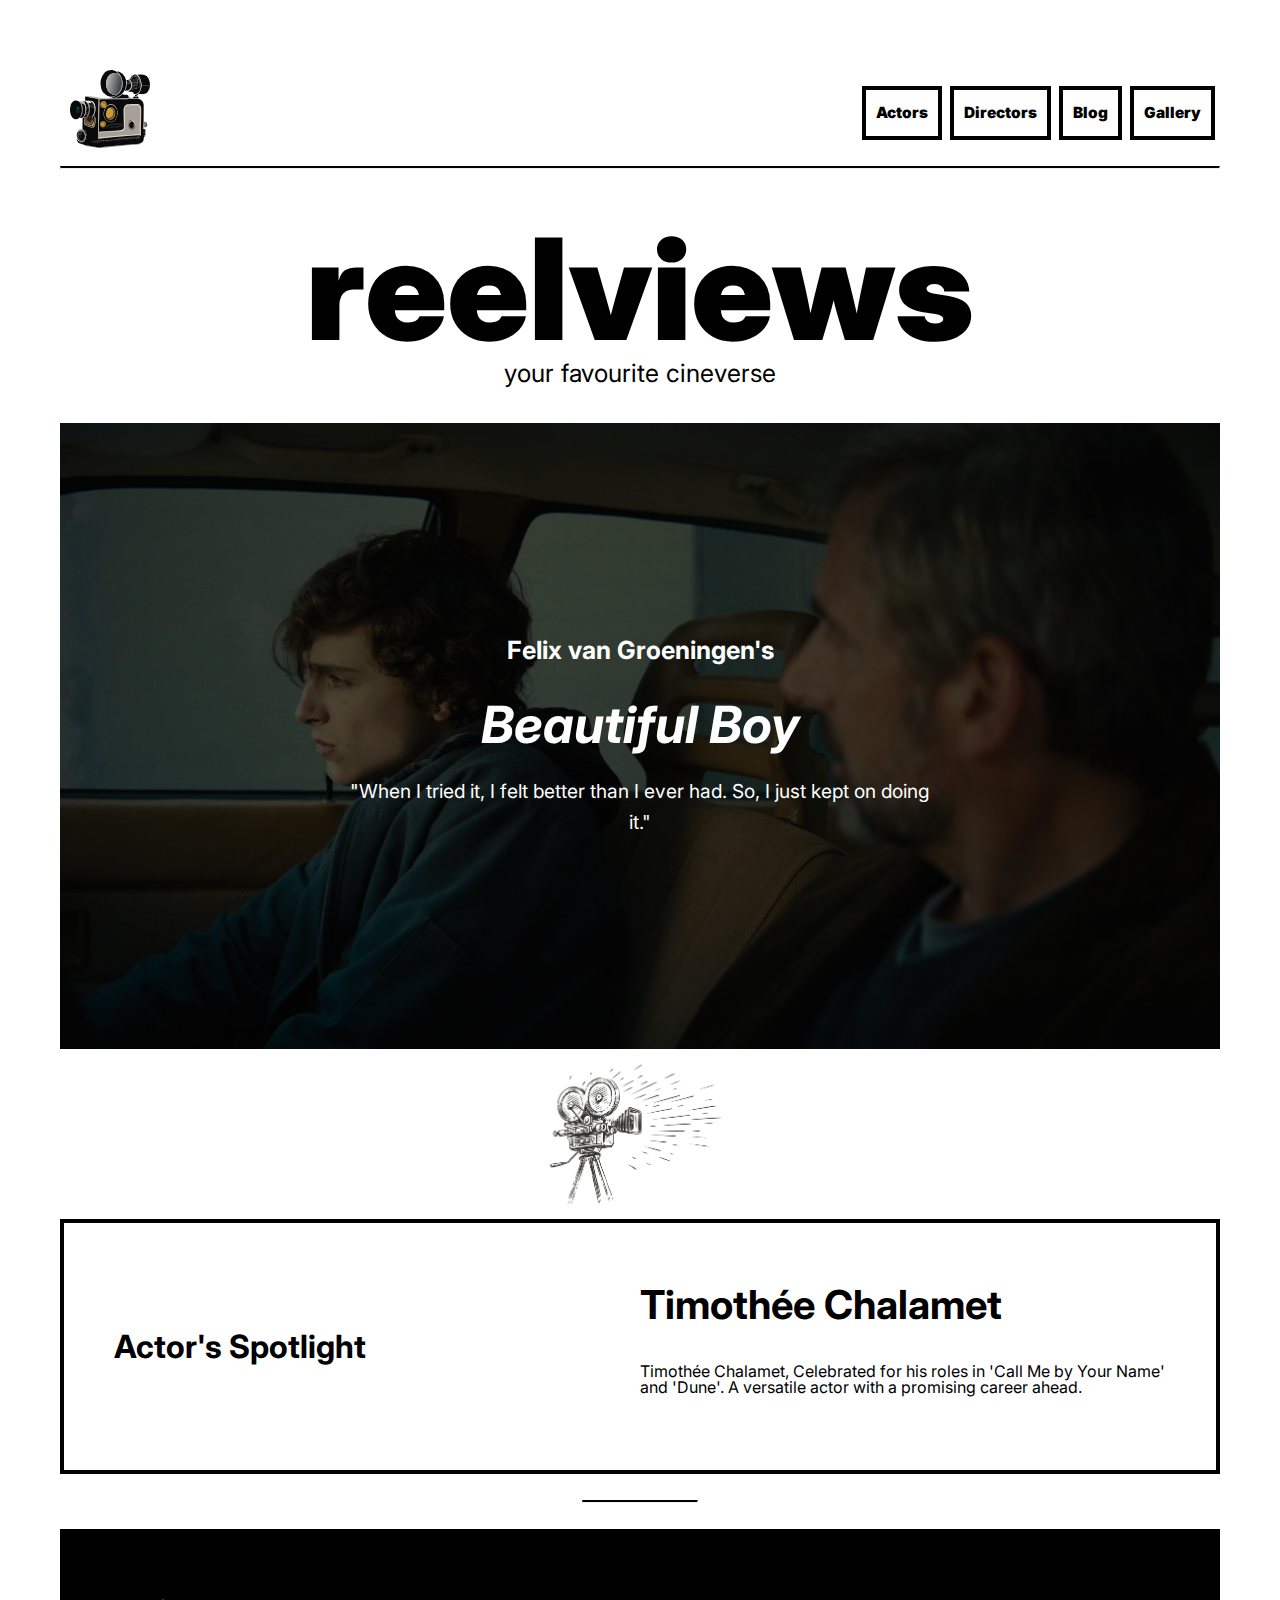
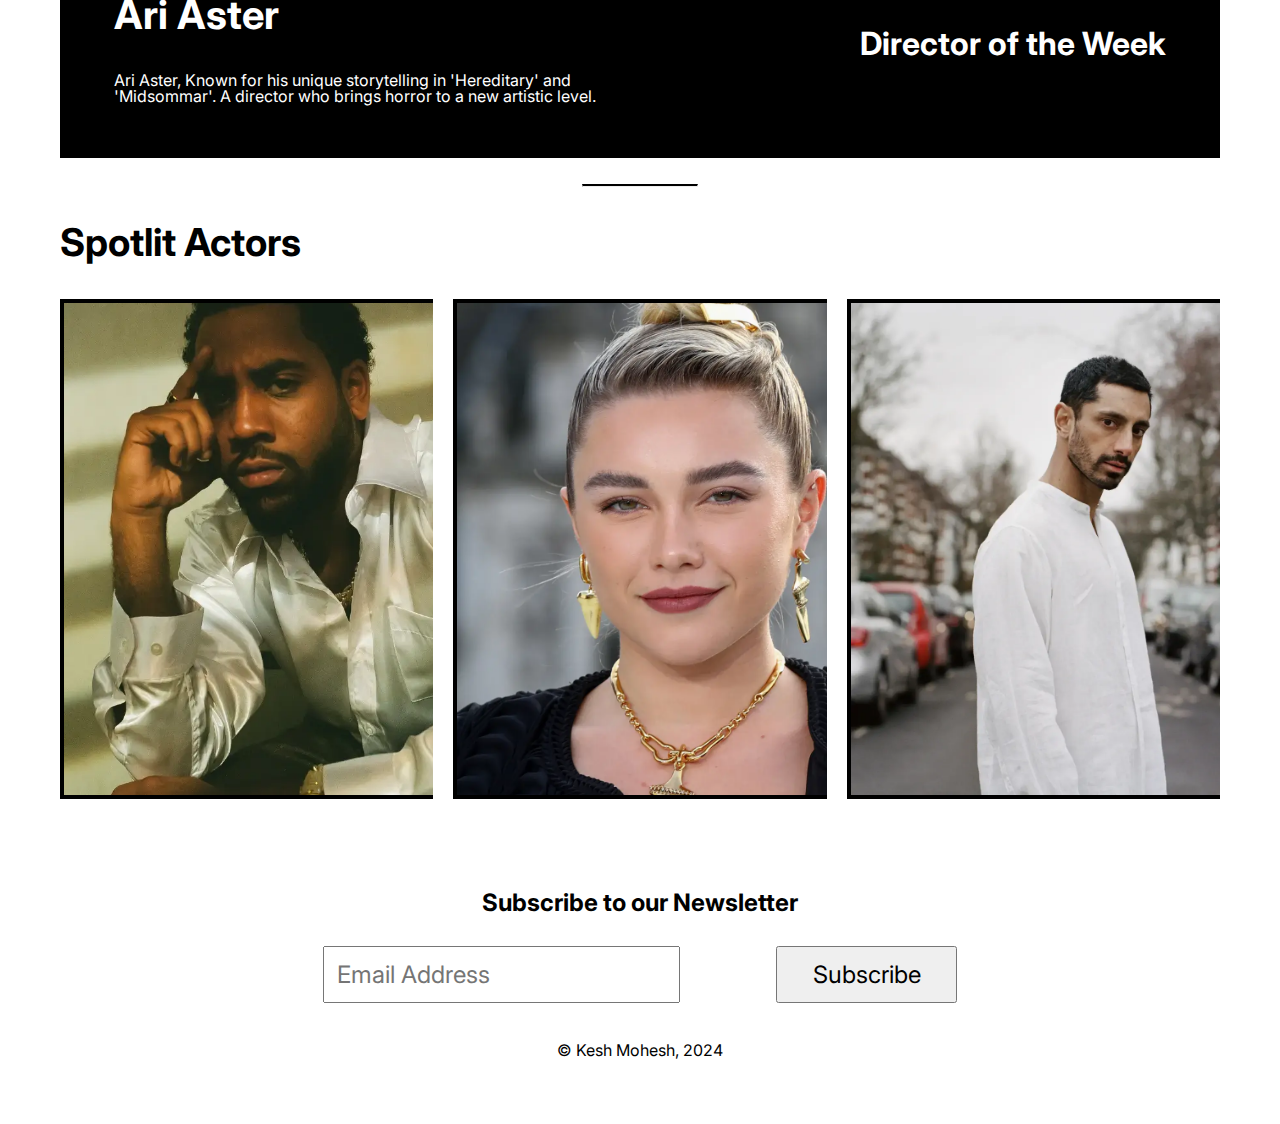
<file: index.html>
<!DOCTYPE html>
<html lang="en">
<head>
    <meta charset="UTF-8">
    <meta name="viewport" content="width=device-width, initial-scale=1.0">
    <link rel="stylesheet" href="./styles/styles.css">
    <link rel="stylesheet" href="./styles/newsletter.css">
    <title>Reelviews</title>
</head>
<body>
    <header class="banner">
        <div class="topbar">
            <a href="./index.html"><img src="img/reelviews.svg" alt="reelviews logo"></a>
            <ul class="nav-links">
                <li><a href="./actors.html"><strong>Actors</strong></a></li>
                <li><a href="./directors.html"><strong>Directors</strong></a></li>
                <li><a href="./blog.html"><strong>Blog</strong></a></li>
                <li><a href="./gallery.html"><strong>Gallery</strong></a></li>
            </ul>
        </div>
    </header>

    <hr style="border-top: 2px solid black; width: 100%;">

    <div id="title">
        <h2 style="font-size:11vw;font-style:normal;font-weight:900;line-height:0.9; font-family:inter;">reelviews</h2>
        <p class="subtext">your favourite cineverse</p>
    </div>
    
   <div class="hero">
        <img src="img/beautifulboy.jpg" alt="Beautiful Boy (2018)">
        <div class="hero-content">
            <div class="text">
                <h2>Felix van Groeningen's</h2>
                <h1><em>Beautiful Boy</em></h1>
                <p>"When I tried it, I felt better than I ever had. So, I just kept on doing it."</p>
            </div>
        </div>
   </div>
    

    <img id="camera" src="img/filmcamera.svg" alt="film camera">
   
    <div class="sections-container">

    </div>
    <section class="actor">
        <div class="actorspot">
            <h4>Actor's Spotlight</h4> 
        </div>
        <div class="spotlight">
            <h2>Timothée Chalamet</h2><br>
            <p>Timothée Chalamet, Celebrated for his roles in 'Call Me by Your Name' and 'Dune'. A versatile actor with a promising career ahead.</p><br>
        </div>
    </section>

    <br>

    <hr style="border-top: 2px solid black;">

    <br>

    <section class="director">
        <div class="directspot">
            <h2>Ari Aster</h2><br>
            <p>Ari Aster, Known for his unique storytelling in 'Hereditary' and 'Midsommar'. A director who brings horror to a new artistic level.</p>
        </div>
        <div class="directname">
            <h4>Director of the Week</h4> 
        </div>
    </section>

    <br>

    <hr style="border-top: 2px solid black;">

    <br>

    <div class="articletitle">
        <h2 class="spotarticles">Spotlit Actors</h2>
    </div>

    <br> 

    <section class="articles">
        <div class="card">
            <div class="buttontext">
                <h4>Jerome in <em>'When They See Us'</em></h4>
            </div>
            <img src="img/jharrel.webp" alt="jharrel jerome">
        </div>
        <div class="card">
            <div class="buttontext">
                <h4>Pugh in <em>Midsommar</em></h4>
            </div>
            <img src="img/florence.webp" alt="florence pugh">
        </div>
        <div class="card">
            <div class="buttontext">
                <h4>Ahmed in <em>Sound of Metal</em></h4>
            </div>
            <img src="img/riz.webp" alt="riz ahmed">
        </div>
    </section>
    
    <br>
    <div class="newsletter">
        <h4>Subscribe to our Newsletter</h4>
        <div class="signup">
            <form id="newsletterForm">
                <input type="email" id="email" name="email" placeholder="Email Address" required>
                <input type="submit" value="Subscribe">
            </form>
        </div>
    </div>  
    <!-- The Modal -->
    <div id="myModal" class="modal">
        <div class="modal-content">
        <span class="close">&times;</span>
        <p id="modalMessage"></p>
        </div>
    </div>
    <footer>
      <p> © Kesh Mohesh, 2024 </p>
    </footer>
    <script src="./scripts/newsletter.js"></script>
</body>
</html>
</file>
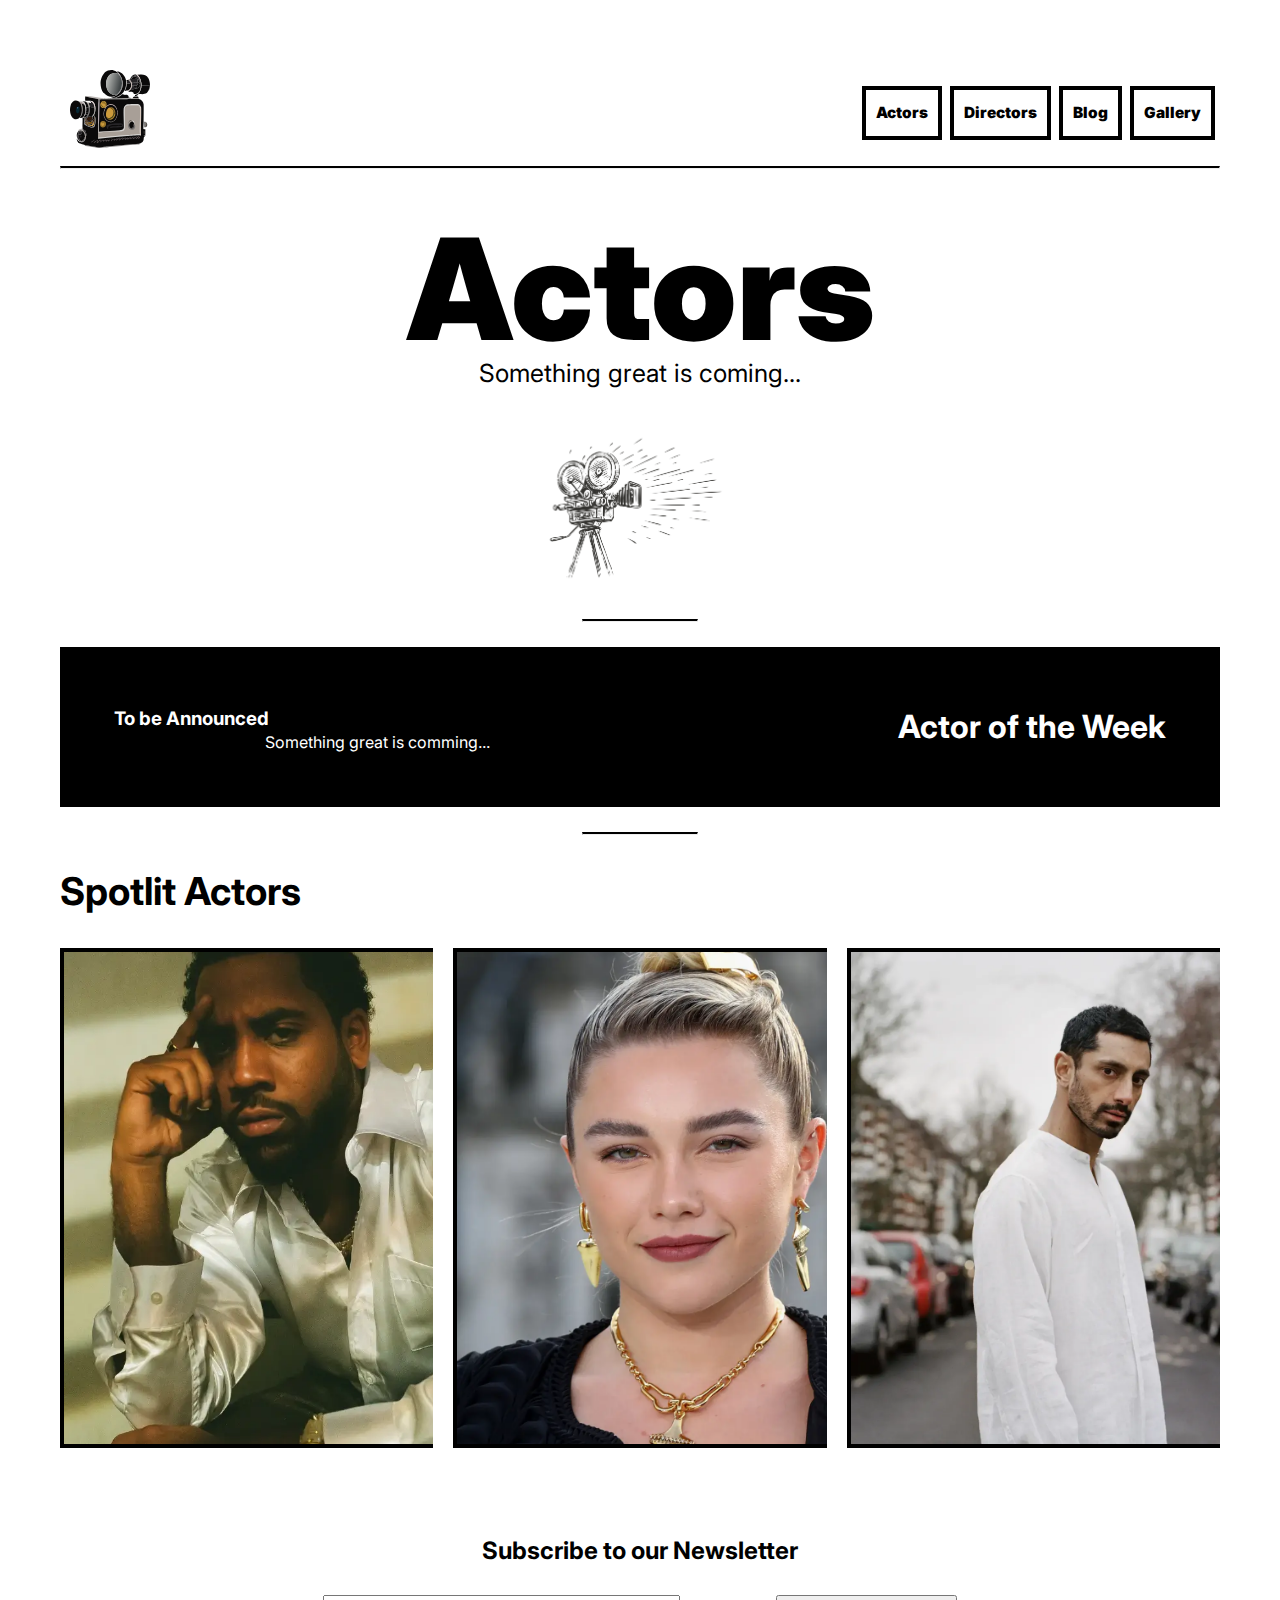
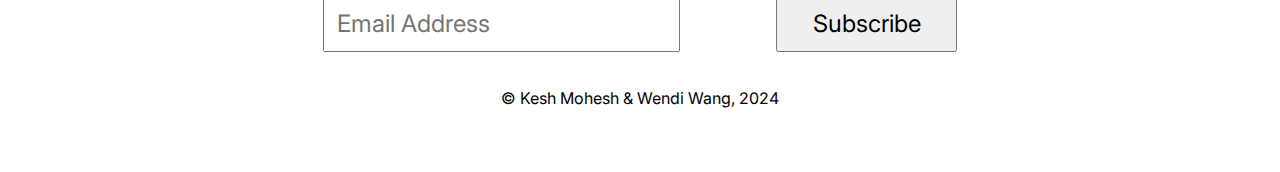
<file: actors.html>
<!DOCTYPE html>
<html lang="en">
<head>
    <meta charset="UTF-8">
    <meta name="viewport" content="width=device-width, initial-scale=1.0">
    <link rel="stylesheet" href="./styles/carousel.css">
    <link rel="stylesheet" href="./styles/styles.css">
    <link rel="stylesheet" href="./styles/newsletter.css">
    <title>Actors</title>
</head>
<body>
    <header class="banner">
        <div class="topbar">
            <a href="./index.html"><img src="img/reelviews.svg" alt="reelviews logo"></a>
            <ul class="nav-links">
                <li><a href="./actors.html"><strong>Actors</strong></a></li>
                <li><a href="./directors.html"><strong>Directors</strong></a></li>
                <li><a href="./blog.html"><strong>Blog</strong></a></li>
                <li><a href="./gallery.html"><strong>Gallery</strong></a></li>
            </ul>
        </div>
    </header>

    <hr style="border-top: 2px solid black; width: 100%;">

    <div id="title">
        <h2 style="font-size:11vw;font-style:normal;font-weight:900;line-height:0.9; font-family:inter;">Actors</h2>
        <p class="subtext">Something great is coming...</p>
    </div>

   <!-- <div class="hero">
        <img src="img/beautifulboy.jpg" alt="Beautiful Boy (2018)">
        <div class="hero-content">
            <div class="text">
                <h2>Felix van Groeningen's</h2>
                <h1><em>Beautiful Boy</em></h1>
                <p>"When I tried it, I felt better than I ever had. So, I just kept on doing it."</p>
            </div>
        </div>
   </div> -->
    

    <img id="camera" src="img/filmcamera.svg" alt="film camera">
   
    <div class="sections-container">

    </div>


    <br>

    <hr style="border-top: 2px solid black;">

    <br>

    <section class="director">
        <div class="directspot">
            <h3>To be Announced</h3>
            <p>Something great is comming...</p>
        </div>
        <div class="directname">
            <h4>Actor of the Week</h4> 
        </div>
    </section>

    <br>

    <hr style="border-top: 2px solid black;">

    <br>

    <div class="articletitle">
        <h2 class="spotarticles">Spotlit Actors</h2>
    </div>

    <br> 

    <section class="articles">
        <div class="card">
            <div class="buttontext">
                <h4>Jerome in <em>'When They See Us'</em></h4>
            </div>
            <img src="img/jharrel.webp" alt="jharrel jerome">
        </div>
        <div class="card">
            <div class="buttontext">
                <h4>Pugh in <em>Midsommar</em></h4>
            </div>
            <img src="img/florence.webp" alt="florence pugh">
        </div>
        <div class="card">
            <div class="buttontext">
                <h4>Ahmed in <em>Sound of Metal</em></h4>
            </div>
            <img src="img/riz.webp" alt="riz ahmed">
        </div>
    </section>
    
    <br>
    <div class="newsletter">
        <h4>Subscribe to our Newsletter</h4>
        <div class="signup">
            <form id="newsletterForm">
                <input type="email" id="email" name="email" placeholder="Email Address" required>
                <input type="submit" value="Subscribe">
            </form>
        </div>
    </div>  
    <!-- The Modal -->
    <div id="myModal" class="modal">
        <div class="modal-content">
        <span class="close">&times;</span>
        <p id="modalMessage"></p>
        </div>
    </div>
    <footer>
      <p> © Kesh Mohesh & Wendi Wang, 2024 </p>
    </footer>
    <script src="./scripts/slider.js"></script>
    <script src="./scripts/newsletter.js"></script>
</body>
</html>
</file>
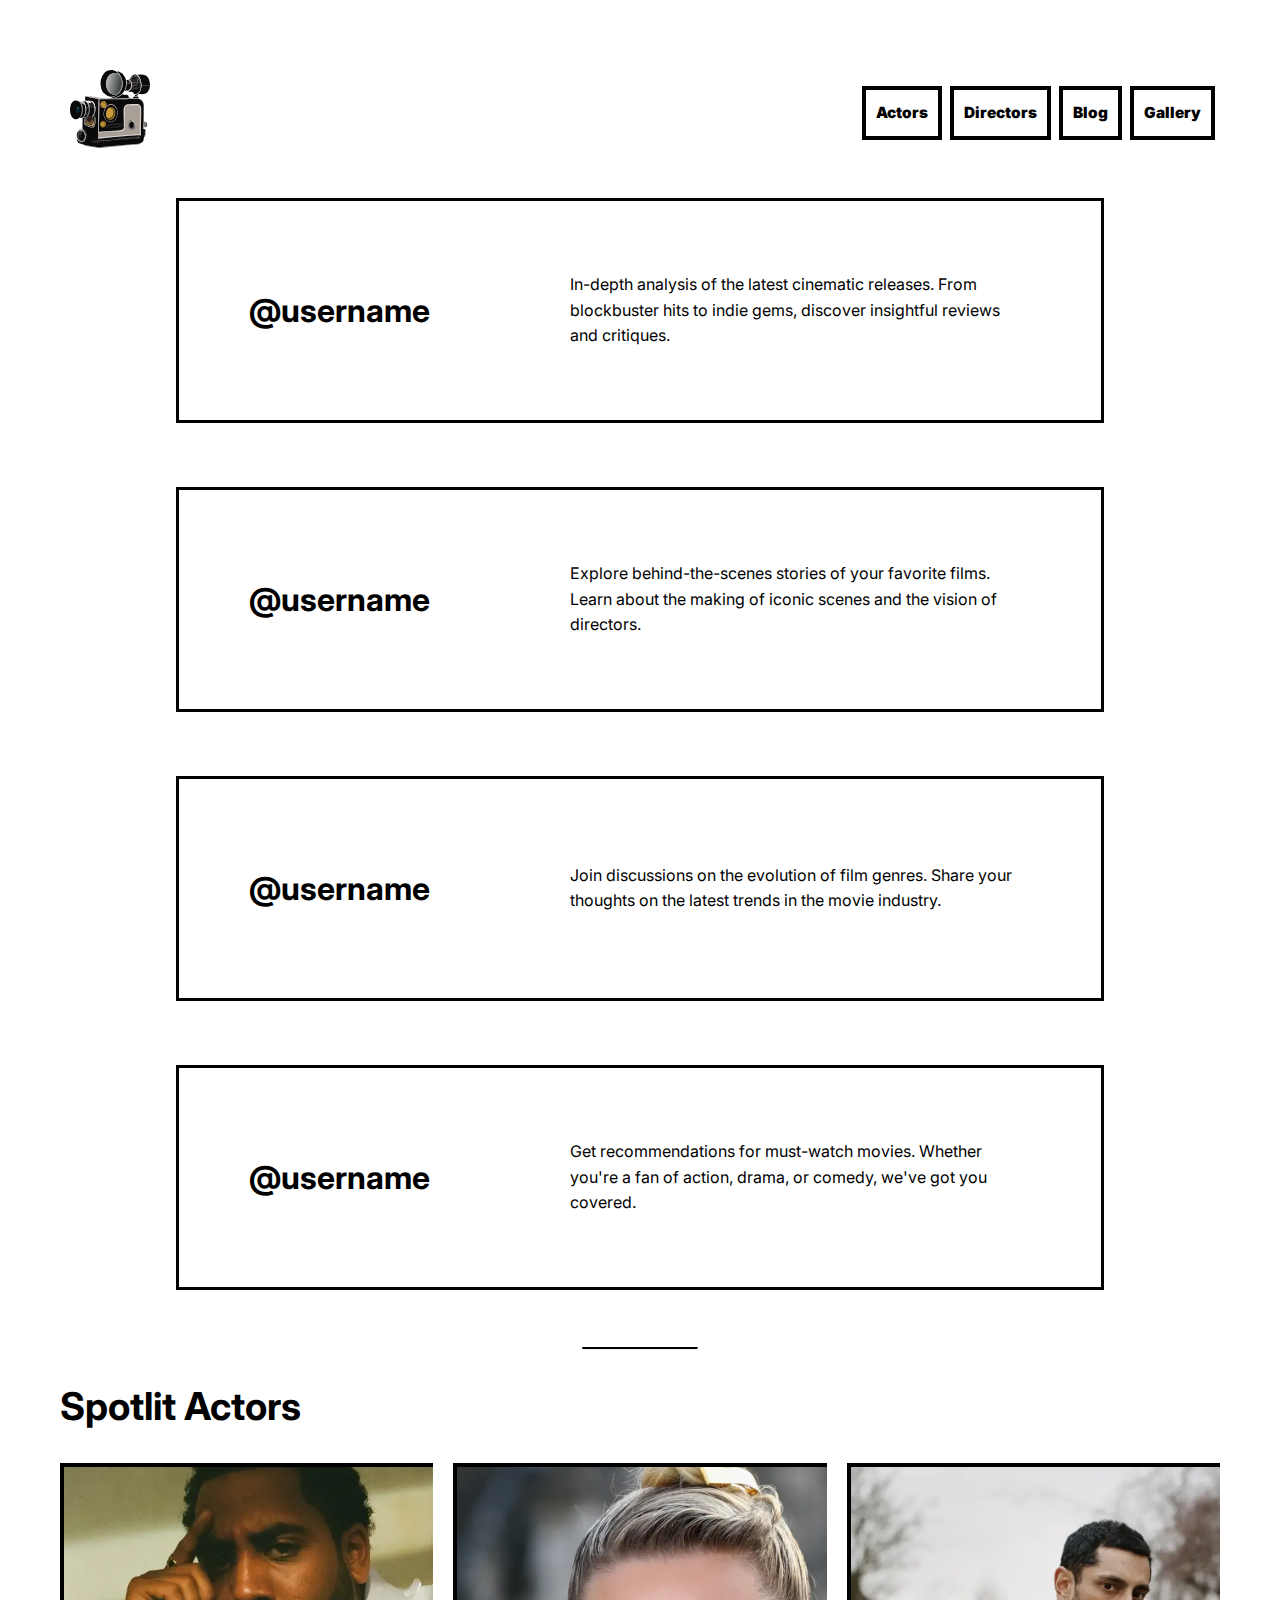
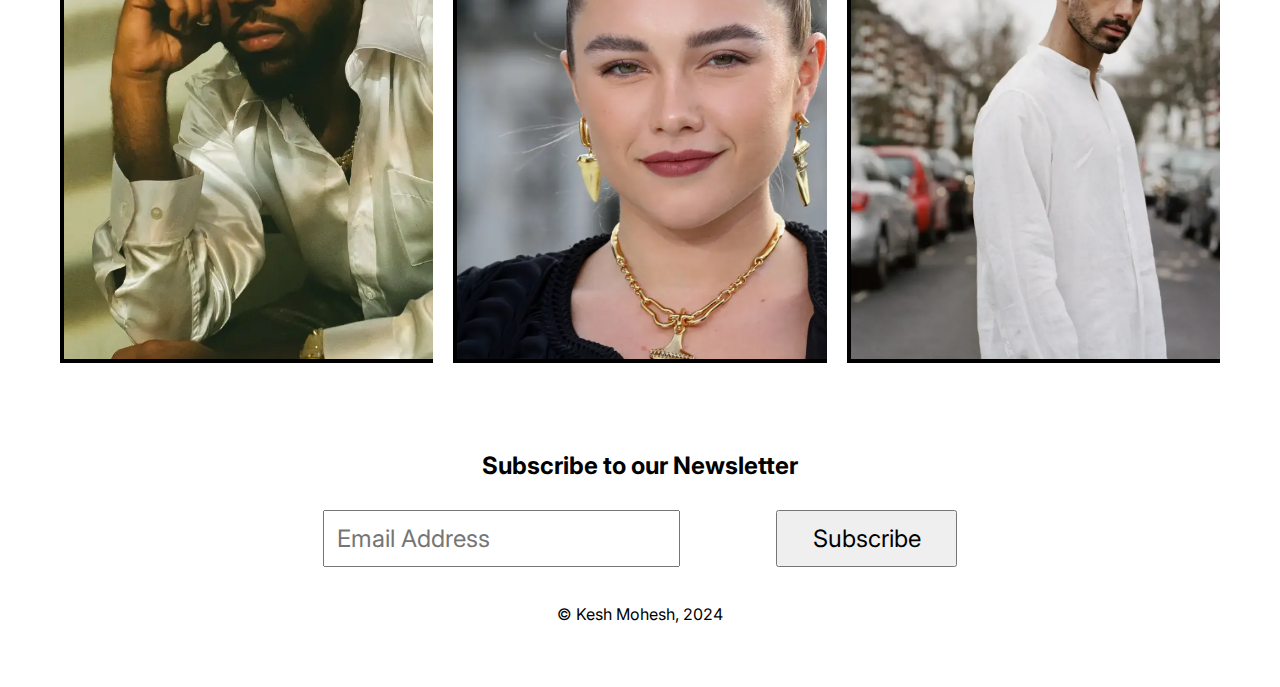
<file: blog.html>
<!DOCTYPE html>
<html lang="en">
<head>
    <meta charset="UTF-8">
    <meta name="viewport" content="width=device-width, initial-scale=1.0">
    <link rel="stylesheet" href="./styles/styles.css">
    <link rel="stylesheet" href="./styles/newsletter.css">
    <link rel="stylesheet" href="./styles/blog.css">
    <title>Blog</title>
</head>
<body>
    <header class="banner">
        <div class="topbar">
            <a href="./index.html"><img src="img/reelviews.svg" alt="reelviews logo"></a>
            <ul class="nav-links">
                <li><a href="./actors.html"><strong>Actors</strong></a></li>
                <li><a href="./directors.html"><strong>Directors</strong></a></li>
                <li><a href="./blog.html"><strong>Blog</strong></a></li>
                <li><a href="./gallery.html"><strong>Gallery</strong></a></li>
            </ul>
        </div>
    </header>

    <div class="blog-wrapper">
    <div class="user-blog">
        <h5>@username</h5>
        <p>In-depth analysis of the latest cinematic releases. From blockbuster hits to indie gems, discover insightful reviews and critiques.</p>
    </div>
    <div class="user-blog">
        <h5>@username</h5>
        <p>Explore behind-the-scenes stories of your favorite films. Learn about the making of iconic scenes and the vision of directors.</p>
    </div>
    <div class="user-blog">
        <h5>@username</h5>
        <p>Join discussions on the evolution of film genres. Share your thoughts on the latest trends in the movie industry.</p>
    </div>
    <div class="user-blog">
        <h5>@username</h5>
        <p>Get recommendations for must-watch movies. Whether you're a fan of action, drama, or comedy, we've got you covered.</p>
    </div>
    </div>  
    <br>

    <hr style="border-top: 2px solid black;">

    <br>

    <div class="articletitle">
        <h2 class="spotarticles">Spotlit Actors</h2>
    </div>

    <br> 

    <section class="articles">
        <div class="card">
            <div class="buttontext">
                <h4>Jerome in <em>'When They See Us'</em></h4>
            </div>
            <img src="img/jharrel.webp" alt="jharrel jerome">
        </div>
        <div class="card">
            <div class="buttontext">
                <h4>Pugh in <em>Midsommar</em></h4>
            </div>
            <img src="img/florence.webp" alt="florence pugh">
        </div>
        <div class="card">
            <div class="buttontext">
                <h4>Ahmed in <em>Sound of Metal</em></h4>
            </div>
            <img src="img/riz.webp" alt="riz ahmed">
        </div>
    </section>
    
    <br>
    <div class="newsletter">
        <h4>Subscribe to our Newsletter</h4>
        <div class="signup">
            <form id="newsletterForm">
                <input type="email" id="email" name="email" placeholder="Email Address" required>
                <input type="submit" value="Subscribe">
            </form>
        </div>
    </div>  
    <!-- The Modal -->
    <div id="myModal" class="modal">
        <div class="modal-content">
        <span class="close">&times;</span>
        <p id="modalMessage"></p>
        </div>
    </div>
    <footer>
      <p> © Kesh Mohesh, 2024 </p>
    </footer>
    <script src="./scripts/newsletter.js"></script>
</body>
</html>
</file>
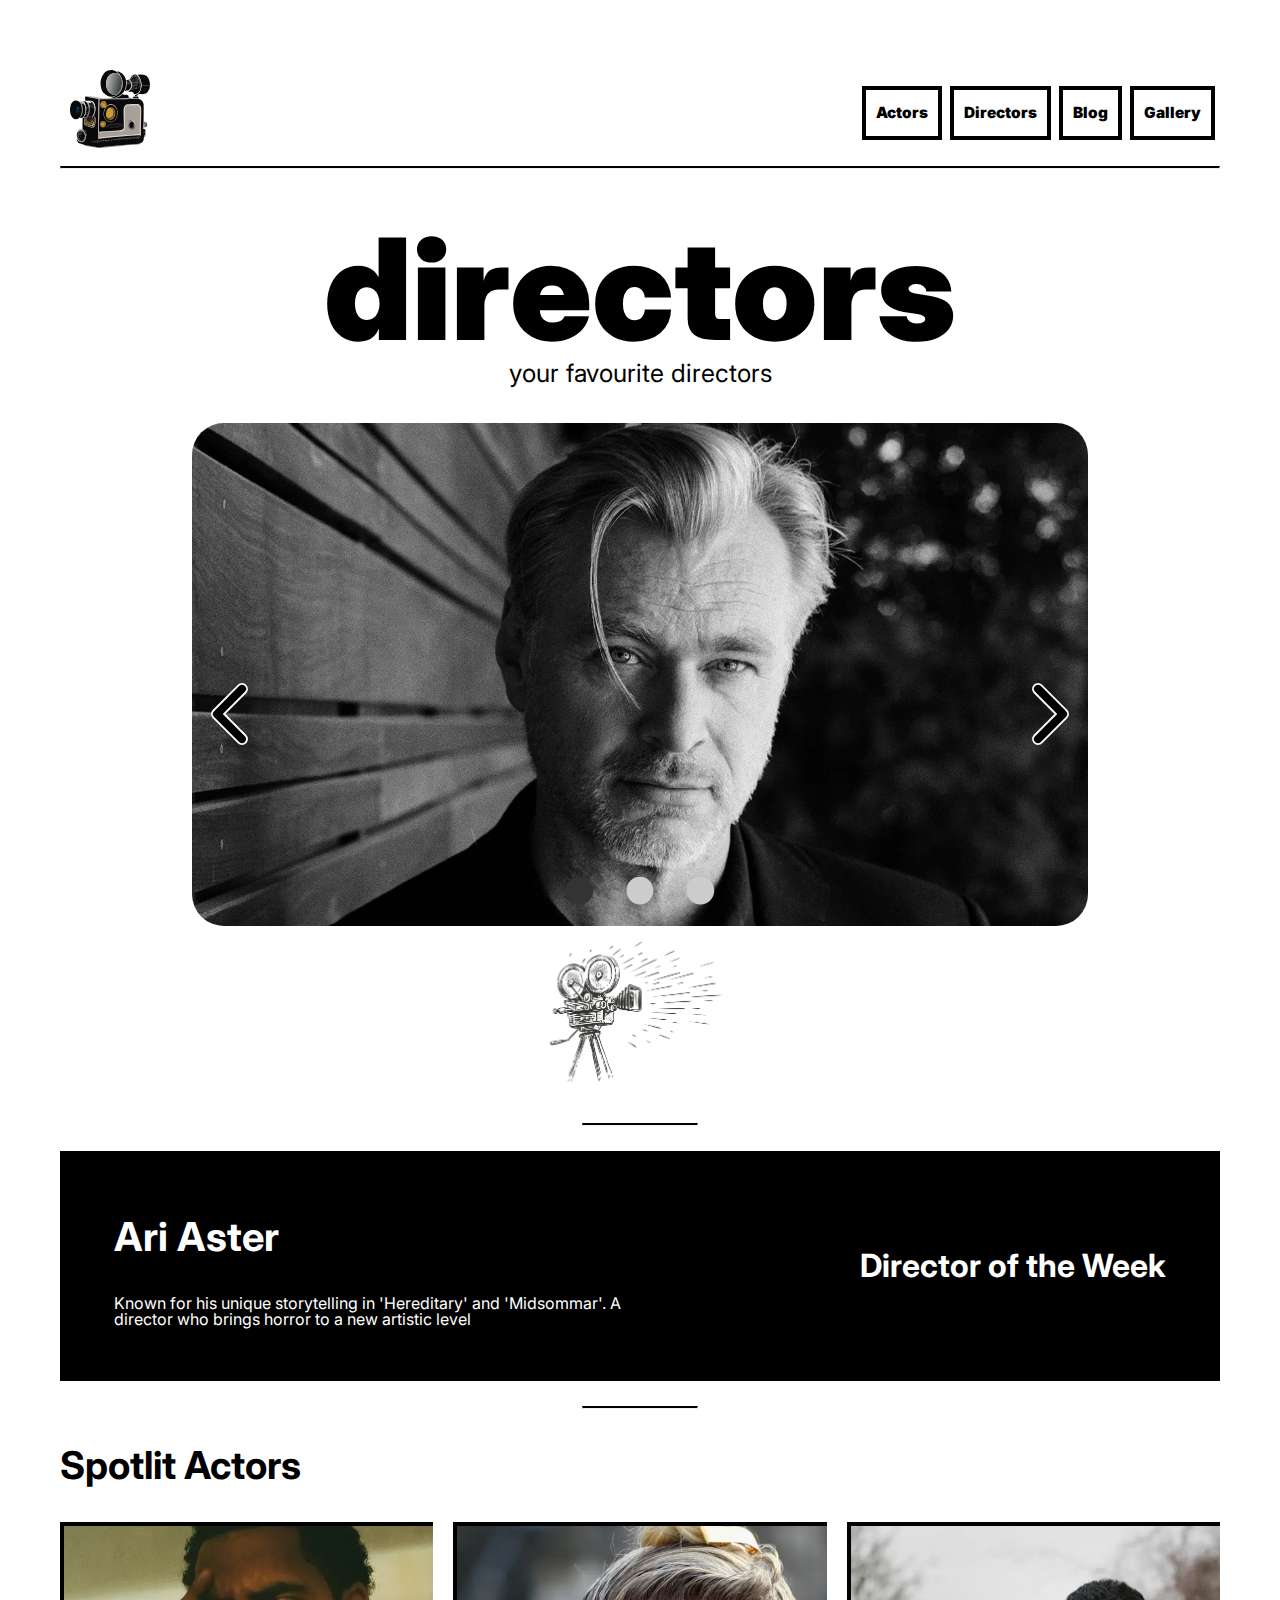
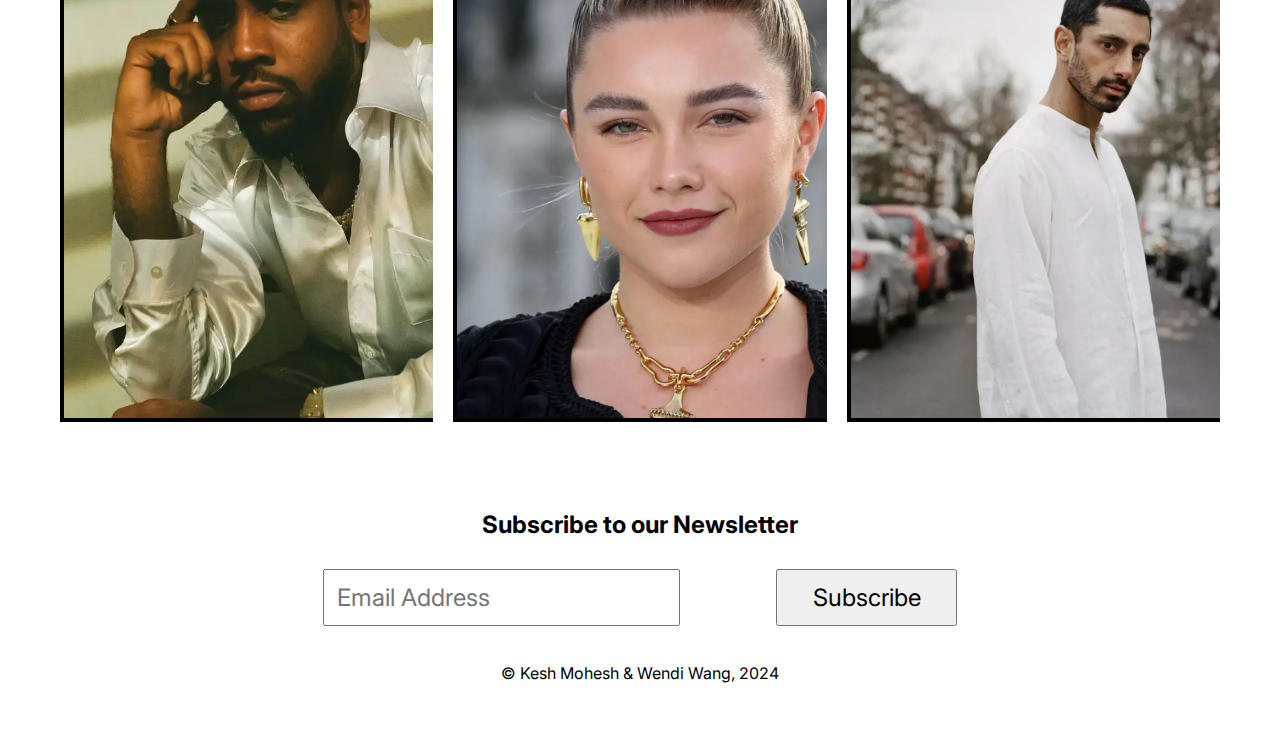
<file: directors.html>
<!DOCTYPE html>
<html lang="en">
<head>
    <meta charset="UTF-8">
    <meta name="viewport" content="width=device-width, initial-scale=1.0">
    <link rel="stylesheet" href="./styles/carousel.css">
    <link rel="stylesheet" href="./styles/styles.css">
    <link rel="stylesheet" href="./styles/newsletter.css">
    <title>Directors</title>
</head>
<body>
    <header class="banner">
        <div class="topbar">
            <a href="./index.html"><img src="img/reelviews.svg" alt="reelviews logo"></a>
            <ul class="nav-links">
                <li><a href="./actors.html"><strong>Actors</strong></a></li>
                <li><a href="./directors.html"><strong>Directors</strong></a></li>
                <li><a href="./blog.html"><strong>Blog</strong></a></li>
                <li><a href="./gallery.html"><strong>Gallery</strong></a></li>
            </ul>
        </div>
    </header>

    <hr style="border-top: 2px solid black; width: 100%;">

    <div id="title">
        <h2 style="font-size:11vw;font-style:normal;font-weight:900;line-height:0.9; font-family:inter;">directors</h2>
        <p class="subtext">your favourite directors</p>
    </div>
    <div class="wrapper">
        <div class="carousel">
            <div class="big-image">
                <div class="img-nav">
                    <img class='prev' src="./img/angle-left-solid.svg" alt="previous slide">
                    <img class='next' src="./img/angle-right-solid.svg" alt="next slide">
                </div>
                <!-- <div class="slider-control">
                    <img class="play-pause" src="./img/pause.svg" alt="pause-button">
                </div> -->
            </div>
            <div class="slider-icons">
                <img class="icon" src="img/active.svg" />
                <img class="icon" src="img/inactive.svg" />
                <img class="icon" src="img/inactive.svg" />
            </div> 
        </div>
    </div>

   <!-- <div class="hero">
        <img src="img/beautifulboy.jpg" alt="Beautiful Boy (2018)">
        <div class="hero-content">
            <div class="text">
                <h2>Felix van Groeningen's</h2>
                <h1><em>Beautiful Boy</em></h1>
                <p>"When I tried it, I felt better than I ever had. So, I just kept on doing it."</p>
            </div>
        </div>
   </div> -->
    

    <img id="camera" src="img/filmcamera.svg" alt="film camera">
   
    <div class="sections-container">

    </div>


    <br>

    <hr style="border-top: 2px solid black;">

    <br>

    <section class="director">
        <div class="directspot">
            <h2>Ari Aster</h2><br>
            <p>Known for his unique storytelling in 'Hereditary' and 'Midsommar'. A director who brings horror to a new artistic level</p>
        </div>
        <div class="directname">
            <h4>Director of the Week</h4> 
        </div>
    </section>

    <br>

    <hr style="border-top: 2px solid black;">

    <br>

    <div class="articletitle">
        <h2 class="spotarticles">Spotlit Actors</h2>
    </div>

    <br> 

    <section class="articles">
        <div class="card">
            <div class="buttontext">
                <h4>Jerome in <em>'When They See Us'</em></h4>
            </div>
            <img src="img/jharrel.webp" alt="jharrel jerome">
        </div>
        <div class="card">
            <div class="buttontext">
                <h4>Pugh in <em>Midsommar</em></h4>
            </div>
            <img src="img/florence.webp" alt="florence pugh">
        </div>
        <div class="card">
            <div class="buttontext">
                <h4>Ahmed in <em>Sound of Metal</em></h4>
            </div>
            <img src="img/riz.webp" alt="riz ahmed">
        </div>
    </section>
    
    <br>
    <div class="newsletter">
        <h4>Subscribe to our Newsletter</h4>
        <div class="signup">
            <form id="newsletterForm">
                <input type="email" id="email" name="email" placeholder="Email Address" required>
                <input type="submit" value="Subscribe">
            </form>
        </div>
    </div>  
    <!-- The Modal -->
    <div id="myModal" class="modal">
        <div class="modal-content">
        <span class="close">&times;</span>
        <p id="modalMessage"></p>
        </div>
    </div>
    <footer>
      <p> © Kesh Mohesh & Wendi Wang, 2024 </p>
    </footer>
    <script src="./scripts/slider.js"></script>
    <script src="./scripts/newsletter.js"></script>
</body>
</html>
</file>
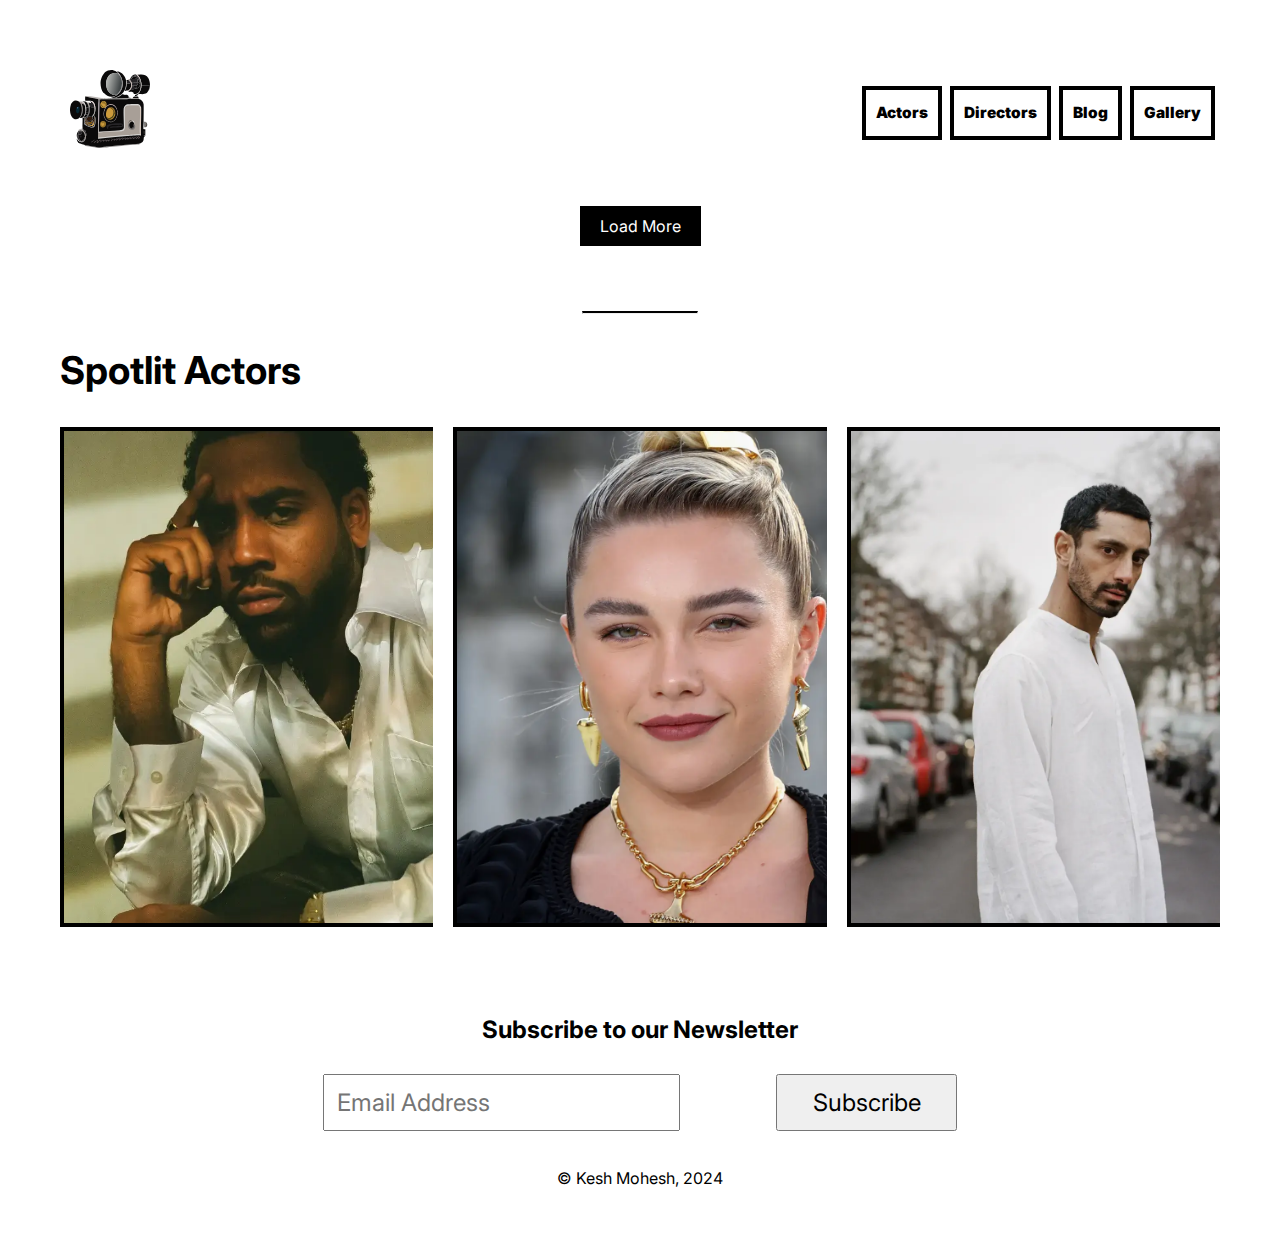
<file: gallery.html>
<!DOCTYPE html>
<html lang="en">
<head>
    <meta charset="UTF-8">
    <meta name="viewport" content="width=device-width, initial-scale=1.0">
    <link rel="stylesheet" href="./styles/styles.css">
    <link rel="stylesheet" href="./styles/newsletter.css">
    <link rel="stylesheet" href="./styles/gallery.css">
    <title>Reelviews</title>
</head>
<body>
    <header class="banner">
        <div class="topbar">
            <a href="./index.html"><img src="img/reelviews.svg" alt="reelviews logo"></a>
            <ul class="nav-links">
                <li><a href="#"><strong>Actors</strong></a></li>
                <li><a href="./directors.html"><strong>Directors</strong></a></li>
                <li><a href="./blog.html"><strong>Blog</strong></a></li>
                <li><a href="./gallery.html"><strong>Gallery</strong></a></li>
            </ul>
        </div>
    </header>

    <div class="gallery-wrapper">
        <div id="gallery" class="gallery-grid">
            <!-- Images will be dynamically inserted here -->
        </div>
    </div>  

    <br>

    <hr style="border-top: 2px solid black;">

    <br>

    <div class="articletitle">
        <h2 class="spotarticles">Spotlit Actors</h2>
    </div>

    <br> 

    <section class="articles">
        <div class="card">
            <div class="buttontext">
                <h4>Jerome in <em>'When They See Us'</em></h4>
            </div>
            <img src="img/jharrel.webp" alt="jharrel jerome">
        </div>
        <div class="card">
            <div class="buttontext">
                <h4>Pugh in <em>Midsommar</em></h4>
            </div>
            <img src="img/florence.webp" alt="florence pugh">
        </div>
        <div class="card">
            <div class="buttontext">
                <h4>Ahmed in <em>Sound of Metal</em></h4>
            </div>
            <img src="img/riz.webp" alt="riz ahmed">
        </div>
    </section>
    
    <br>
    <div class="newsletter">
        <h4>Subscribe to our Newsletter</h4>
        <div class="signup">
            <form id="newsletterForm">
                <input type="email" id="email" name="email" placeholder="Email Address" required>
                <input type="submit" value="Subscribe">
            </form>
        </div>
    </div>  
    <!-- The Modal -->
    <div id="myModal" class="modal">
        <div class="modal-content">
        <span class="close">&times;</span>
        <p id="modalMessage"></p>
        </div>
    </div>
    <footer>
      <p> © Kesh Mohesh, 2024 </p>
    </footer>
    <script src="./scripts/newsletter.js"></script>
    <script src="./scripts/gallery.js"></script>
</body>
</html>
</file>
<file: styles/styles.css>
@import url(https://fonts.googleapis.com/css2?family=Inter:wght@100..900&display=swap);

* {
    margin: 0;
    padding: 0;
    box-sizing: border-box;
    font-family: 'Inter';
}


body {
    margin: 60px;
    font: 16px/1.6 'Inter';
}

@media screen and (max-width: 768px) {

    body {
        margin: 15px;
    }

}


.topbar {
    display: flex;
    justify-content: space-between;
    align-items: center;
}

.topbar img {
    width: 100px;
    padding: 10px;
}

.topbar ul {
    list-style-type: none;
    font-family: 'Inter';
    font-weight: 900;
}

.topbar ul li {
    display: inline-block;
    margin-right: 5px;
    padding: 10px;
    border: 4px solid black;
    background-color: transparent;
    transition: background-color 0.3s, color 0.3s;
    width: auto;
}

.topbar ul li:hover {
    background-color: black;
}

.topbar ul li:hover a {
    color: white;
}

.topbar ul li a {
    color: black;
    text-decoration: none;
    font-size: 1.2vw;
}

@media screen and (max-width: 768px) {
    .topbar ul li a {
        font-size: 3vw;
    }

    .topbar ul li {
        margin: auto;
    }
}


#title {
    text-align: center;
    padding: 15px;
}

#title h2 {
    font-size: 5.06em;
	line-height: 1.28em;
	padding-top: 0.296em;
	margin-bottom: 0.0247em;
}

.subtext {
    font-size: 1.56em;
	line-height: 1.04em;
	padding-top: 0.200em;
	margin-bottom: 0.840em;
}

@media screen and (max-width: 768px) {
    #title h2 {
        display: flex;
        justify-content: center;
        text-align: center;
        font-size: 2vw;
    }

    .subtext {
        font-size: 4vw;
    }
}

.hero {
    position: relative;
}

.hero::before {
    content: "";
    position: absolute;
    top: 0;
    left: 0;
    width: 100%;
    height: 100%;
    background: linear-gradient(rgba(0,0,0,0.6),rgba(0,0,0,0.6));
}

.hero-content {
    position: absolute;
    top: 50%;
    left: 50%;
    transform: translate(-50%, -50%);
    color: white;
    text-align: center;
}

.hero img {
    width: 100%;
    height: auto;
    display: block;
}


.text {
    color: white;
}

.text h2 {
    font-size: 1.56em;
	line-height: 1.04em;
	padding-top: 0.200em;
	margin-bottom: 0.840em;
}

.text h1 {
    font-size: 4vw;
    font-weight: bold;
    margin-top: 10px;
}

.text p {
    font-size: 1.5vw;
    margin-top: 10px;
}

@media screen and (max-width: 600px) {
    .text h2 {
        font-size: 0.8em;
    }

    .text h1 {
        font-size: 2em;
    }

    .text p {
        font-size: 0.5em;
    }
}


hr {
    width: 10%;
    margin: 0 auto;
}

.actor, .director {
    width: 100%;
    height: 100%;
    padding: 50px;
    display: grid;
    grid-template-columns: repeat(auto-fit, minmax(300px, 1fr));
}

#camera {
    max-width: 100%;
    height: 100%;
    display: block;
    margin:  0 auto;
    width: 15rem;
}

section.actor, section.director {
    position: relative;
    overflow-wrap: break-word;
    border: 4px solid black;
    width: 100%;
    height: 100%; 
    display: grid;
    grid-template-columns: repeat(auto-fit, minmax(500px, 1fr));
 }

section.director {
    background: black;
    color: white;
}

.director h2, .actor h2 {
    font-size: 2.5rem;
    display: flex;
    justify-content: left;
    text-align: left;
}

.directname h4 {
    float: right;
    font-size: 2rem;
}

.actorspot h4 {
    float: left;
    font-size: 2rem;
}

.spotlight p, .directspot p {
    display: flex;
    justify-content: center;
    align-items: center;
    line-height: 1em;
}

@media screen and (max-width: 768px) {
    .spotlight h2, .spotlight p, .directspot h2, .directspot p {
        font-size: 3vw;
        max-width: 50%; 
        padding: 5px; 
        display: flex;
        margin: auto;
    }

    .directname h4, .actorspot h4 {
        display: flex;
        margin: auto;
        font-size: 3.5vw;
        max-width: 50%;
        padding: 5px;
        float: none;
    }

    #camera {
        margin: 0 auto;
    }
}

.articletitle {
    font-size: 2vw;
}

.articles {
    display: grid;
    grid-template-columns: repeat(auto-fit, minmax(300px, 1fr));
    gap: 20px;
}

.card {
    position: relative;
    overflow: hidden;
}

.card img {
    width: 500px;
    height: 500px;
    display: block;
    transition: transform 0.3s ease;
    box-sizing: border-box;
    border: 4px solid black;
    object-fit: cover;
}

.card:hover img {
    transform: scale(1.05);
}

.buttontext {
    position: absolute;
    top: 50%;
    left: 50%;
    transform: translate(-50%, -50%);
    background-color: rgba(0, 0, 0, 0.7);
    padding: 10px 20px;
    text-align: center;
    opacity: 0;
    transition: opacity 0.3s ease;
    z-index: 1;
    width: 100%;
    box-sizing: border-box;
}

.card:hover .buttontext {
    opacity: 1;
}

.buttontext h4 {
    color: white;
    margin: 0;
    font-size: 1.5vw;
    font-weight: bold;
}

.buttontext em {
    font-style: normal;
}

@media screen and (max-width: 768px) {

    .articletitle, .sportarticles {
        font-size: 3vw;
        margin: 0 auto;
    }

    .articles {
        grid-template-columns: repeat(auto-fit, minmax(250px, 1fr));
    }

    .card img {
        width: 100%;
        height: auto;
    }

    .buttontext {
        font-size: 14px;
    }
}

footer {
    display: flex;
    justify-content: center;
    align-items: center;
    margin: 15px;
    margin-top: 4em;
}

body > section {
    display: flex;
    justify-content: center;
    align-items: center;
}
</file>
<file: styles/newsletter.css>
.newsletter {
    width: 63%;
    height: 85px;
    display: flex;
    flex-direction: column;
    justify-content: center;
    align-items: center;
    margin: 4em auto;
}

.newsletter h4 {
    font-size: 24px;
    margin: 1em auto;
}
.signup form {
    width: 100%;
    display: flex;
}
.signup input {
    margin: 0 2em;
    padding: .5em;
}
.signup input[type='email'] {
    width: 60%;
    height: 100%;
    font-size: 24px;
}
.signup input[type='submit'] {
    width: 30%;
    height: 100%;
    font-size: 24px;
    cursor: pointer;
}
.signup {
    width: 100%;
    display: flex;
    justify-content: center;
}
/* Modal styles */
.modal {
    display: none;
    position: fixed; 
    z-index: 1;
    left: 0;
    top: 0;
    width: 100%; 
    height: 100%; 
    overflow: auto; 
    background-color: rgb(0,0,0);
    background-color: rgba(0,0,0,0.4); 
    padding-top: 60px;
}

.modal-content {
    border: 2px solid black !important;
    background-color: #fefefe;
    margin: 5% auto; 
    padding: 20px;
    border: 1px solid #888;
    width: 100%; /* Could be more or less, depending on screen size */
    max-width: 500px;
    text-align: center;
    display: flex;
    flex-direction: row-reverse;
    justify-content: center;
    align-items: center;
    font-size: 1.5em;
}
.modal-content> * {
    margin:0 1em;
}
.close {
    color: #aaa;
    float: right;
    font-size: 1.5em;
    font-weight: bold;

}

.close:hover,
.close:focus {
    color: black;
    text-decoration: none;
    cursor: pointer;
}
</file>
<file: styles/carousel.css>
.icon{
    width: 1.8em;
    height: 1.8em;
    margin: 0 1em;
    cursor: pointer;
}
.prev, .next{
    width: 5em;
    height: 5em;
    cursor: pointer;
}
.play-pause {
    width: 4em;
    height: 4em;
}
.big-image {
    width: 100%;
    height: auto;
}
.big-image>img {
    width: 100%;
    border-radius: 2em;
}
.carousel, .big-image{
    display: flex;
    align-items: center;
    justify-content: center;
    flex-direction: column;
    width: 70vw;
    position: relative;
}
.img-nav {
    display: flex;
    justify-content: space-between;
    width: 100%;
    position: absolute;
    top: 50%;
}
.slider-icons {
    width: 100%;
    display: flex;
    justify-content: center;
    align-items: center;
    position: absolute;
    top: 90%;
}
.slider-control {
    cursor:pointer;
    position: absolute;
    bottom: 15%;
}
.wrapper {
    width: 100%;
    display: flex;
    justify-content: center;
}
</file>
<file: styles/blog.css>
.user-blog {
    width: 80%;
    border: 3px solid black;
    height: 225px;
    display: flex;
    justify-content: space-around;
    align-items: center;
    margin: 2em;
}

.user-blog h5 {
    font-size: 2em;
}
.user-blog p {
    width: 50%;
}
.blog-wrapper {
    width: 100%;
    display: flex;
    flex-direction: column;
    justify-content: center;
    align-items: center;
}
</file>
<file: styles/gallery.css>
/* gallery.css */
.gallery-wrapper {
    display: flex;
    justify-content: center;
    align-items: center;
    flex-direction: column;
    padding: 20px;
    width: 100%;
    margin: 0 auto;
}

.gallery-grid {
    display: grid;
    grid-template-columns: repeat(3, 1fr);
    grid-gap: 100px;
}

.gallery-item {
    position: relative;
    overflow: hidden;
    padding-top: 100%; /* 1:1 Aspect Ratio */
    width: 336px;
    height: 330px;
}

.gallery-item img {
    position: absolute;
    top: 0;
    left: 0;
    width: 100%;
    height: 100%;
    object-fit: cover;
    display: block;
}

.load-more {
    padding: 10px 20px;
    font-size: 16px;
    margin: 20px 0;
    cursor: pointer;
    background-color:black;
    color: white;
    border: none;
}

.load-more:hover {
    background-color: #45a049;
}
</file>
